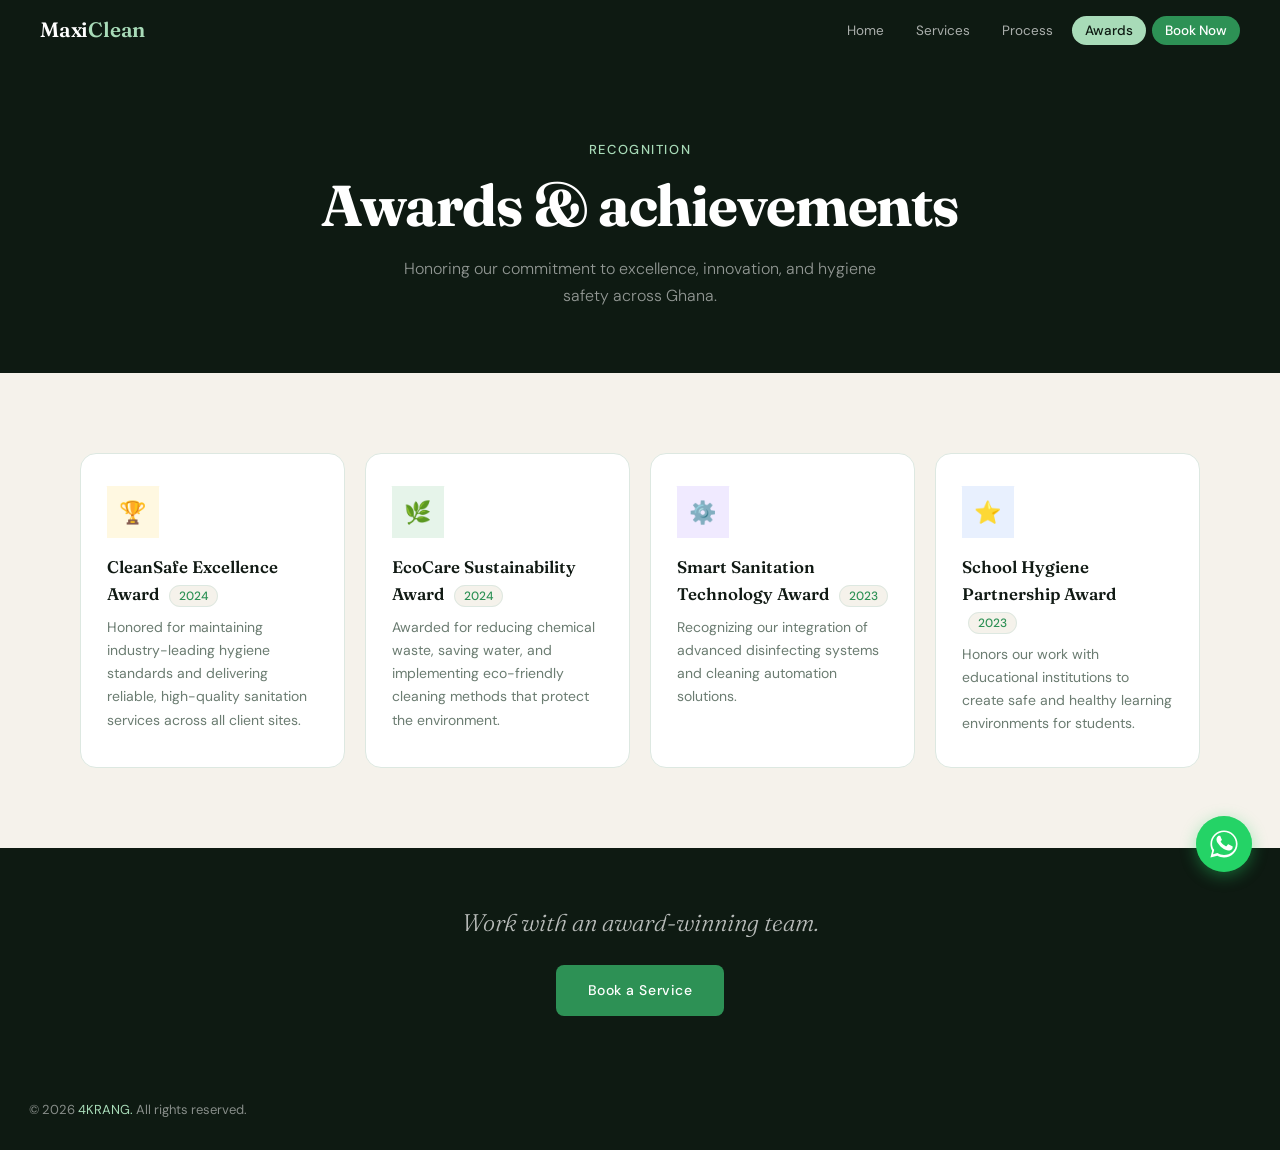
<file: award.html>
<!DOCTYPE html>
<html lang="en">
<head>
<meta charset="UTF-8"/>
<meta name="viewport" content="width=device-width, initial-scale=1.0"/>
<title>Awards — MAXIClean</title>
<link href="https://fonts.googleapis.com/css2?family=Fraunces:ital,wght@0,300;0,600;0,700;1,300;1,600&family=DM+Sans:wght@300;400;500&display=swap" rel="stylesheet"/>
<link rel="stylesheet" href="styles.css"/>
</head>
<body>

<nav class="navbar">
  <a href="index.html" class="nav-logo">Maxi<span>Clean</span></a>
  <ul class="nav-menu">
    <li><a href="index.html">Home</a></li>
    <li><a href="services.html">Services</a></li>
    <li><a href="process.html">Process</a></li>
    <li><a href="award.html" class="active">Awards</a></li>
    <li><a href="contact.html" class="nav-cta">Book Now</a></li>
  </ul>
</nav>

<div class="page-hero">
  <p class="section-label">Recognition</p>
  <h1 class="page-hero-title">Awards & achievements</h1>
  <p class="page-hero-sub">Honoring our commitment to excellence, innovation, and hygiene safety across Ghana.</p>
</div>

<section class="inner-section" id="awards">
  <div class="awards-grid">

    <div class="award-card">
      <div class="why-icon icon-gold">🏆</div>
      <h3>CleanSafe Excellence Award <span class="award-year">2024</span></h3>
      <p>Honored for maintaining industry-leading hygiene standards and delivering reliable, high-quality sanitation services across all client sites.</p>
    </div>

    <div class="award-card">
      <div class="why-icon icon-green">🌿</div>
      <h3>EcoCare Sustainability Award <span class="award-year">2024</span></h3>
      <p>Awarded for reducing chemical waste, saving water, and implementing eco-friendly cleaning methods that protect the environment.</p>
    </div>

    <div class="award-card">
      <div class="why-icon icon-purple">⚙️</div>
      <h3>Smart Sanitation Technology Award <span class="award-year">2023</span></h3>
      <p>Recognizing our integration of advanced disinfecting systems and cleaning automation solutions.</p>
    </div>

    <div class="award-card">
      <div class="why-icon icon-blue">⭐</div>
      <h3>School Hygiene Partnership Award <span class="award-year">2023</span></h3>
      <p>Honors our work with educational institutions to create safe and healthy learning environments for students.</p>
    </div>

  </div>
</section>

<div class="inner-cta">
  <p>Work with an award-winning team.</p>
  <a href="contact.html" class="btn-primary">Book a Service</a>
</div>

<footer class="footer">
  <p>© 2026 <span>4KRANG.</span> All rights reserved. <!-- MAXIClean Services · Safe · Reliable · Certified --></p>
</footer>
<!-- WhatsApp Floating Button -->
<a href="https://wa.me/233267908339?text=Hi%20MaxiClean%2C%20I%20would%20like%20to%20book%20a%20service."
   class="whatsapp-float"
   target="_blank"
   aria-label="Chat on WhatsApp">
  <svg xmlns="http://www.w3.org/2000/svg" viewBox="0 0 32 32" width="28" height="28" fill="white">
    <path d="M16 .5C7.4.5.5 7.4.5 16c0 2.8.7 5.4 2 7.7L.5 31.5l8-2c2.2 1.2 4.7 1.9 7.5 1.9 8.6 0 15.5-6.9 15.5-15.4C31.5 7.4 24.6.5 16 .5zm0 28.1c-2.5 0-4.9-.7-7-1.9l-.5-.3-5 1.3 1.3-4.8-.3-.5C3.2 20.8 2.4 18.5 2.4 16 2.4 8.5 8.5 2.4 16 2.4S29.6 8.5 29.6 16 23.5 28.6 16 28.6zm8.3-10.7c-.4-.2-2.5-1.2-2.9-1.4-.4-.1-.7-.2-1 .2s-1.1 1.4-1.4 1.7c-.3.3-.5.3-.9.1-.4-.2-1.8-.7-3.4-2.1-1.3-1.1-2.1-2.5-2.4-2.9-.2-.4 0-.6.2-.8l.6-.7c.2-.2.3-.4.4-.7.1-.3 0-.5-.1-.7-.1-.2-1-2.4-1.4-3.3-.4-.9-.7-.7-1-.7h-.8c-.3 0-.8.1-1.2.5-.4.4-1.6 1.5-1.6 3.7s1.6 4.3 1.9 4.6c.2.3 3.2 4.9 7.7 6.8 1.1.5 1.9.7 2.6.9 1.1.3 2.1.3 2.9.2.9-.1 2.7-1.1 3.1-2.2.4-1.1.4-2 .3-2.2-.2-.2-.5-.3-.9-.5z"/>
  </svg>
</a>
</body>
</html>
</file>
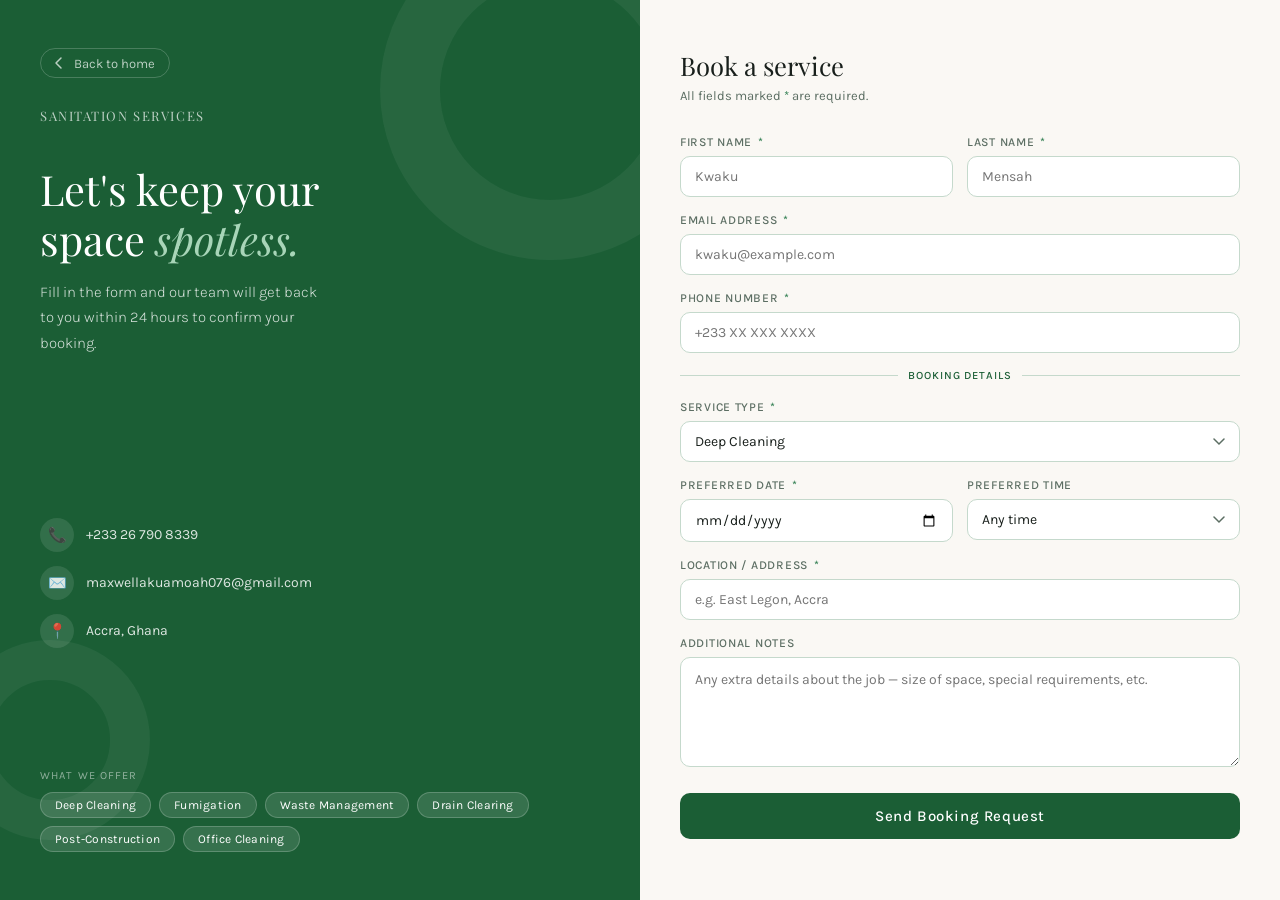
<file: contact.html>
<!DOCTYPE html>
<html lang="en">
<head>
<meta charset="UTF-8"/>
<meta name="viewport" content="width=device-width, initial-scale=1.0"/>
<title>Contact & Book a Service</title>
<link href="https://fonts.googleapis.com/css2?family=Playfair+Display:ital,wght@0,400;0,600;1,400&family=Karla:wght@300;400;500&display=swap" rel="stylesheet"/>
<style>
*,*::before,*::after{box-sizing:border-box;margin:0;padding:0;}

:root {
  --green:       #1b5e35;
  --green-mid:   #2e7d4f;
  --green-light: #d6ede1;
  --green-pale:  #f0f8f3;
  --cream:       #faf8f4;
  --text:        #181f1b;
  --muted:       #5c6e63;
  --border:      #c5d9cc;
  --error:       #b83232;
  --error-bg:    #fdf1f1;
  --radius:      10px;
  --radius-lg:   16px;
}

body {
  font-family: 'Karla', sans-serif;
  background: var(--cream);
  color: var(--text);
  min-height: 100vh;
  padding: 0;
}

/* ── Page layout ── */
.page {
  display: grid;
  grid-template-columns: 1fr 1fr;
  min-height: 100vh;
}

/* ── Left panel ── */
.panel-left {
  background: var(--green);
  color: #fff;
  padding: 3rem 2.5rem;
  display: flex;
  flex-direction: column;
  justify-content: space-between;
  position: relative;
  overflow: hidden;
}

.panel-left::before {
  content: '';
  position: absolute;
  width: 340px; height: 340px;
  border-radius: 50%;
  border: 60px solid rgba(255,255,255,0.05);
  top: -80px; right: -80px;
}
.panel-left::after {
  content: '';
  position: absolute;
  width: 200px; height: 200px;
  border-radius: 50%;
  border: 40px solid rgba(255,255,255,0.05);
  bottom: 60px; left: -50px;
}

.back-home {
  display: inline-flex;
  align-items: center;
  gap: 7px;
  font-size: 13px;
  font-weight: 400;
  color: rgba(255,255,255,0.7);
  text-decoration: none;
  border: 1px solid rgba(255,255,255,0.2);
  border-radius: 20px;
  padding: 6px 14px 6px 10px;
  transition: background 0.2s, color 0.2s, border-color 0.2s;
}

.back-home:hover {
  background: rgba(255,255,255,0.12);
  color: #fff;
  border-color: rgba(255,255,255,0.4);
}

.brand {
  font-family: 'Playfair Display', serif;
  font-size: 13px;
  letter-spacing: 0.12em;
  text-transform: uppercase;
  opacity: 0.7;
  margin-bottom: 2.5rem;
}

.panel-heading {
  font-family: 'Playfair Display', serif;
  font-size: 2.6rem;
  font-weight: 400;
  line-height: 1.2;
  margin-bottom: 1rem;
}

.panel-heading em {
  font-style: italic;
  color: #a8d5b8;
}

.panel-sub {
  font-size: 15px;
  font-weight: 300;
  line-height: 1.7;
  opacity: 0.8;
  max-width: 280px;
  margin-bottom: 2.5rem;
}

.contact-info {
  display: flex;
  flex-direction: column;
  gap: 14px;
  position: relative;
  z-index: 1;
}

.contact-item {
  display: flex;
  align-items: center;
  gap: 12px;
  font-size: 14px;
  opacity: 0.85;
}

.contact-icon {
  width: 34px; height: 34px;
  border-radius: 50%;
  background: rgba(255,255,255,0.12);
  display: flex; align-items: center; justify-content: center;
  flex-shrink: 0;
  font-size: 15px;
}

.services-list {
  position: relative; z-index: 1;
}

.services-label {
  font-size: 11px;
  letter-spacing: 0.1em;
  text-transform: uppercase;
  opacity: 0.5;
  margin-bottom: 10px;
}

.service-tags {
  display: flex;
  flex-wrap: wrap;
  gap: 8px;
}

.service-tag {
  background: rgba(255,255,255,0.12);
  border: 1px solid rgba(255,255,255,0.2);
  border-radius: 20px;
  padding: 5px 14px;
  font-size: 12px;
  font-weight: 400;
  letter-spacing: 0.02em;
}

/* ── Right panel ── */
.panel-right {
  background: var(--cream);
  padding: 3rem 2.5rem;
  overflow-y: auto;
}

.form-heading {
  font-family: 'Playfair Display', serif;
  font-size: 1.6rem;
  font-weight: 400;
  margin-bottom: 0.4rem;
  animation: fadeUp 0.4s ease both;
}

.form-sub {
  font-size: 13px;
  color: var(--muted);
  margin-bottom: 2rem;
  animation: fadeUp 0.4s 0.05s ease both;
}

/* ── Form elements ── */
.field-group {
  display: grid;
  grid-template-columns: 1fr 1fr;
  gap: 14px;
}

.field {
  margin-bottom: 16px;
  animation: fadeUp 0.4s ease both;
}

.field:nth-child(1){animation-delay:0.08s}
.field:nth-child(2){animation-delay:0.12s}
.field:nth-child(3){animation-delay:0.16s}
.field:nth-child(4){animation-delay:0.20s}
.field:nth-child(5){animation-delay:0.24s}
.field:nth-child(6){animation-delay:0.28s}

label {
  display: block;
  font-size: 12px;
  font-weight: 500;
  letter-spacing: 0.06em;
  text-transform: uppercase;
  color: var(--muted);
  margin-bottom: 7px;
}

input, select, textarea {
  width: 100%;
  font-family: 'Karla', sans-serif;
  font-size: 14px;
  color: var(--text);
  background: #fff;
  border: 1.5px solid var(--border);
  border-radius: var(--radius);
  padding: 11px 14px;
  outline: none;
  transition: border-color 0.2s, box-shadow 0.2s;
  appearance: none;
  -webkit-appearance: none;
}

input:focus, select:focus, textarea:focus {
  border-color: var(--green-mid);
  box-shadow: 0 0 0 3px rgba(46,125,79,0.1);
}

input.error, select.error, textarea.error {
  border-color: var(--error);
  background: var(--error-bg);
}

textarea {
  resize: vertical;
  min-height: 110px;
  line-height: 1.6;
}

select {
  background-image: url("data:image/svg+xml,%3Csvg xmlns='http://www.w3.org/2000/svg' width='12' height='8' viewBox='0 0 12 8'%3E%3Cpath d='M1 1l5 5 5-5' stroke='%235c6e63' stroke-width='1.5' fill='none' stroke-linecap='round'/%3E%3C/svg%3E");
  background-repeat: no-repeat;
  background-position: right 14px center;
  padding-right: 36px;
  cursor: pointer;
}

.err-msg {
  font-size: 12px;
  color: var(--error);
  margin-top: 5px;
  display: none;
}

.err-msg.show { display: block; }

/* ── Section divider ── */
.section-divider {
  display: flex;
  align-items: center;
  gap: 10px;
  margin: 6px 0 18px;
  animation: fadeUp 0.4s 0.22s ease both;
}

.section-divider span {
  font-size: 11px;
  font-weight: 500;
  letter-spacing: 0.08em;
  text-transform: uppercase;
  color: var(--green);
  white-space: nowrap;
}

.section-divider::before, .section-divider::after {
  content: '';
  flex: 1;
  height: 1px;
  background: var(--border);
}

/* ── Submit button ── */
.btn-submit {
  width: 100%;
  padding: 14px;
  background: var(--green);
  color: #fff;
  font-family: 'Karla', sans-serif;
  font-size: 15px;
  font-weight: 500;
  letter-spacing: 0.04em;
  border: none;
  border-radius: var(--radius);
  cursor: pointer;
  transition: background 0.2s, transform 0.15s;
  margin-top: 6px;
  position: relative;
  overflow: hidden;
  animation: fadeUp 0.4s 0.32s ease both;
}

.btn-submit:hover { background: var(--green-mid); }
.btn-submit:active { transform: scale(0.99); }
.btn-submit:disabled { opacity: 0.6; cursor: not-allowed; }

.btn-submit .spinner {
  display: none;
  width: 18px; height: 18px;
  border: 2px solid rgba(255,255,255,0.4);
  border-top-color: #fff;
  border-radius: 50%;
  animation: spin 0.7s linear infinite;
  margin: 0 auto;
}

.btn-submit.loading .btn-text { display: none; }
.btn-submit.loading .spinner { display: block; }

/* ── Success state ── */
.success-card {
  display: none;
  text-align: center;
  padding: 3rem 2rem;
  animation: fadeUp 0.5s ease both;
}

.success-card.show { display: block; }

.success-icon {
  width: 64px; height: 64px;
  background: var(--green-light);
  border-radius: 50%;
  display: flex; align-items: center; justify-content: center;
  margin: 0 auto 1.2rem;
  font-size: 26px;
}

.success-card h2 {
  font-family: 'Playfair Display', serif;
  font-size: 1.5rem;
  font-weight: 400;
  margin-bottom: 0.6rem;
}

.success-card p {
  font-size: 14px;
  color: var(--muted);
  line-height: 1.7;
  max-width: 300px;
  margin: 0 auto 1.5rem;
}

.btn-back {
  background: none;
  border: 1.5px solid var(--border);
  border-radius: var(--radius);
  padding: 10px 24px;
  font-family: 'Karla', sans-serif;
  font-size: 14px;
  color: var(--muted);
  cursor: pointer;
  transition: border-color 0.2s, color 0.2s;
}

.btn-back:hover { border-color: var(--green); color: var(--green); }

/* ── Required star ── */
.req { color: var(--green-mid); margin-left: 2px; }

/* ── Animations ── */
@keyframes fadeUp {
  from { opacity: 0; transform: translateY(12px); }
  to   { opacity: 1; transform: translateY(0); }
}

@keyframes spin {
  to { transform: rotate(360deg); }
}

/* ── Responsive ── */
@media (max-width: 700px) {
  .page { grid-template-columns: 1fr; }
  .panel-left { padding: 2rem 1.5rem; min-height: auto; }
  .panel-heading { font-size: 2rem; }
  .panel-right { padding: 2rem 1.5rem; }
  .field-group { grid-template-columns: 1fr; }
}
</style>
</head>
<body>

<div class="page">

  <!-- ── Left Panel ── -->
  <div class="panel-left">
    <div>
      <a href="index.html" class="back-home">
        <svg width="16" height="16" viewBox="0 0 16 16" fill="none" xmlns="http://www.w3.org/2000/svg"
         style="width:16px;height:16px;flex-shrink:0;"><path d="M10 3L5 8L10 13" stroke="currentColor" 
         stroke-width="1.5" stroke-linecap="round" stroke-linejoin="round"/></svg>
        Back to home
      </a>
      <p class="brand" style="margin-top:1.8rem;">Sanitation Services</p>
      <h1 class="panel-heading">Let's keep your<br>space <em>spotless.</em></h1>
      <p class="panel-sub">Fill in the form and our team will get back to you within 24 hours to confirm your booking.</p>
    </div>

    <div class="contact-info">
      <div class="contact-item">
        <div class="contact-icon">📞</div>
        <span>+233 26 790 8339</span>
      </div>
      <div class="contact-item">
        <div class="contact-icon">✉️</div>
        <span>maxwellakuamoah076@gmail.com</span>
      </div>
      <div class="contact-item">
        <div class="contact-icon">📍</div>
        <span>Accra, Ghana</span>
      </div>
    </div>

    <div class="services-list">
      <p class="services-label">What we offer</p>
      <div class="service-tags">
        <span class="service-tag">Deep Cleaning</span>
        <span class="service-tag">Fumigation</span>
        <span class="service-tag">Waste Management</span>
        <span class="service-tag">Drain Clearing</span>
        <span class="service-tag">Post-Construction</span>
        <span class="service-tag">Office Cleaning</span>
      </div>
    </div>
  </div>

  <!-- ── Right Panel ── -->
  <div class="panel-right">

    <!-- Form -->
    <div id="formWrap">
      <h2 class="form-heading">Book a service</h2>
      <p class="form-sub">All fields marked <span style="color:var(--green-mid)">*</span> are required.</p>

      <form id="contactForm" novalidate>

        <!-- Personal info -->
        <div class="field-group">
          <div class="field">
            <label for="fname">First name <span class="req">*</span></label>
            <input type="text" id="fname" name="first_name" placeholder="Kwaku" autocomplete="given-name"/>
            <p class="err-msg" id="err-fname">Please enter your first name.</p>
          </div>
          <div class="field">
            <label for="lname">Last name <span class="req">*</span></label>
            <input type="text" id="lname" name="last_name" placeholder="Mensah" autocomplete="family-name"/>
            <p class="err-msg" id="err-lname">Please enter your last name.</p>
          </div>
        </div>

        <div class="field">
          <label for="email">Email address <span class="req">*</span></label>
          <input type="email" id="email" name="email" placeholder="kwaku@example.com" autocomplete="email"/>
          <p class="err-msg" id="err-email">Please enter a valid email address.</p>
        </div>

        <div class="field">
          <label for="phone">Phone number <span class="req">*</span></label>
          <input type="tel" id="phone" name="phone" placeholder="+233 XX XXX XXXX" autocomplete="tel"/>
          <p class="err-msg" id="err-phone">Please enter your phone number.</p>
        </div>

        <!-- Booking details -->
        <div class="section-divider"><span>Booking details</span></div>

        <div class="field">
          <label for="service">Service type <span class="req">*</span></label>
          <select id="service" name="service">
            
            <option value="Deep Cleaning">Deep Cleaning</option>
            <option value="Fumigation">Fumigation</option>
            <option value="Waste Management">Waste Management</option>
            <option value="Drain Clearing">Drain Clearing</option>
            <option value="Post-Construction Cleanup">Post-Construction Cleanup</option>
            <option value="Office / Commercial Cleaning">Office / Commercial Cleaning</option>
            <option value="Other">Other</option>
          </select>
          <p class="err-msg" id="err-service">Please select a service type.</p>
        </div>

        <div class="field-group">
          <div class="field">
            <label for="date">Preferred date <span class="req">*</span></label>
            <input type="date" id="date" name="preferred_date"/>
            <p class="err-msg" id="err-date">Please select a date.</p>
          </div>
          <div class="field">
            <label for="time">Preferred time</label>
            <select id="time" name="preferred_time">
              <option value="">Any time</option>
              <option value="Morning (7am – 12pm)">Morning (7am – 12pm)</option>
              <option value="Afternoon (12pm – 5pm)">Afternoon (12pm – 5pm)</option>
              <option value="Evening (5pm – 8pm)">Evening (5pm – 8pm)</option>
            </select>
          </div>
        </div>

        <div class="field">
          <label for="location">Location / address <span class="req">*</span></label>
          <input type="text" id="location" name="location" placeholder="e.g. East Legon, Accra"/>
          <p class="err-msg" id="err-location">Please enter your address or area.</p>
        </div>

        <div class="field">
          <label for="message">Additional notes</label>
          <textarea id="message" name="message" placeholder="Any extra details about the job — size of space, special requirements, etc."></textarea>
        </div>

        <button type="submit" class="btn-submit" id="submitBtn">
          <span class="btn-text">Send Booking Request</span>
          <span class="spinner"></span>
        </button>

      </form>
    </div>

    <!-- Success message -->
    <div class="success-card" id="successCard">
      <div class="success-icon">✓</div>
      <h2>Request received!</h2>
      <p>Thanks for reaching out. We'll review your booking and contact you within 24 hours to confirm.</p>
      <button class="btn-back" onclick="resetForm()">Submit another request</button>
    </div>

  </div>
</div>

<script>
  // Set min date to today
  const dateInput = document.getElementById('date');
  const today = new Date().toISOString().split('T')[0];
  dateInput.setAttribute('min', today);

  // Validation rules
  const rules = {
    fname:    v => v.trim().length >= 2,
    lname:    v => v.trim().length >= 2,
    email:    v => /^[^\s@]+@[^\s@]+\.[^\s@]+$/.test(v.trim()),
    phone:    v => v.trim().length >= 7,
    service:  v => v !== '',
    date:     v => v !== '',
    location: v => v.trim().length >= 3,
  };

  function validate(id) {
    const el = document.getElementById(id);
    const err = document.getElementById('err-' + id);
    const ok = rules[id](el.value);
    el.classList.toggle('error', !ok);
    if (err) err.classList.toggle('show', !ok);
    return ok;
  }

  // Live validation on blur
  Object.keys(rules).forEach(id => {
    const el = document.getElementById(id);
    if (el) {
      el.addEventListener('blur', () => validate(id));
      el.addEventListener('input', () => {
        if (el.classList.contains('error')) validate(id);
      });
    }
  });

  // Form submit
  document.getElementById('contactForm').addEventListener('submit', async function(e) {
    e.preventDefault();

    // Run all validations
    const allValid = Object.keys(rules).map(id => validate(id)).every(Boolean);
    if (!allValid) {
      const firstError = document.querySelector('.error');
      if (firstError) firstError.scrollIntoView({ behavior: 'smooth', block: 'center' });
      return;
    }

    const btn = document.getElementById('submitBtn');
    btn.classList.add('loading');
    btn.disabled = true;

    const data = new FormData(this);

    try {
      const res = await fetch('https://formspree.io/f/mbdwroan', {
        method: 'POST',
        body: data,
        headers: { 'Accept': 'application/json' }
      });

      if (res.ok) {
        document.getElementById('formWrap').style.display = 'none';
        document.getElementById('successCard').classList.add('show');
      } else {
        throw new Error('Server error');
      }
    } catch {
      alert('Something went wrong. Please try again or contact us directly.');
    } finally {
      btn.classList.remove('loading');
      btn.disabled = false;
    }
  });

  function resetForm() {
    document.getElementById('contactForm').reset();
    document.querySelectorAll('.error').forEach(el => el.classList.remove('error'));
    document.querySelectorAll('.err-msg').forEach(el => el.classList.remove('show'));
    document.getElementById('successCard').classList.remove('show');
    document.getElementById('formWrap').style.display = 'block';
  }
</script>

</body>
</html>
</file>
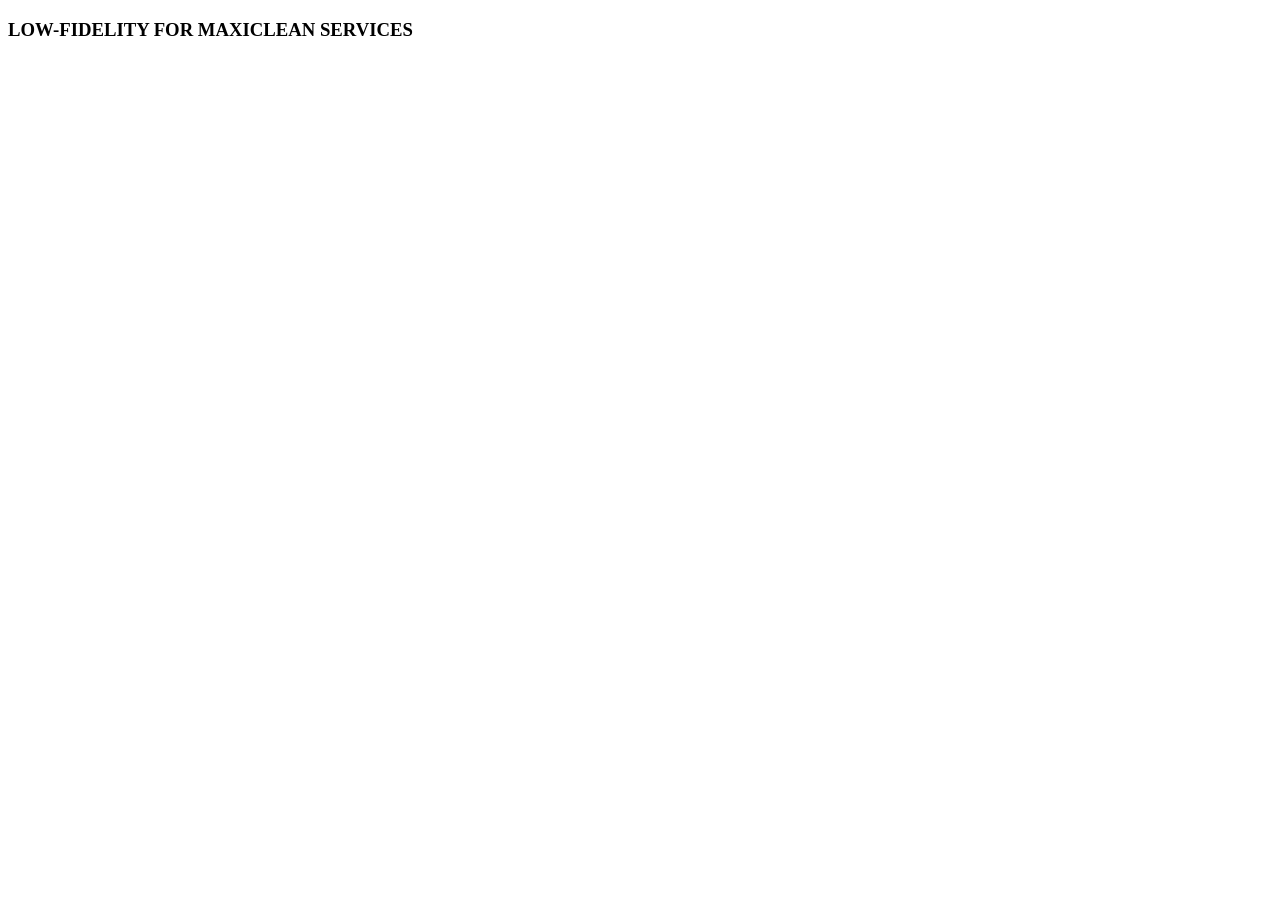
<file: lowfidel.html>
<!DOCTYPE html>
<html lang="en">
<head>
    <meta charset="UTF-8">
    <meta name="viewport" content="width=device-width, initial-scale=1.0">
    <title>Document</title>
</head>
<body>
  <h3>LOW-FIDELITY FOR MAXICLEAN SERVICES</h3>
    <img src="IMG_2535.jpg>
</body>
</html>
</file>
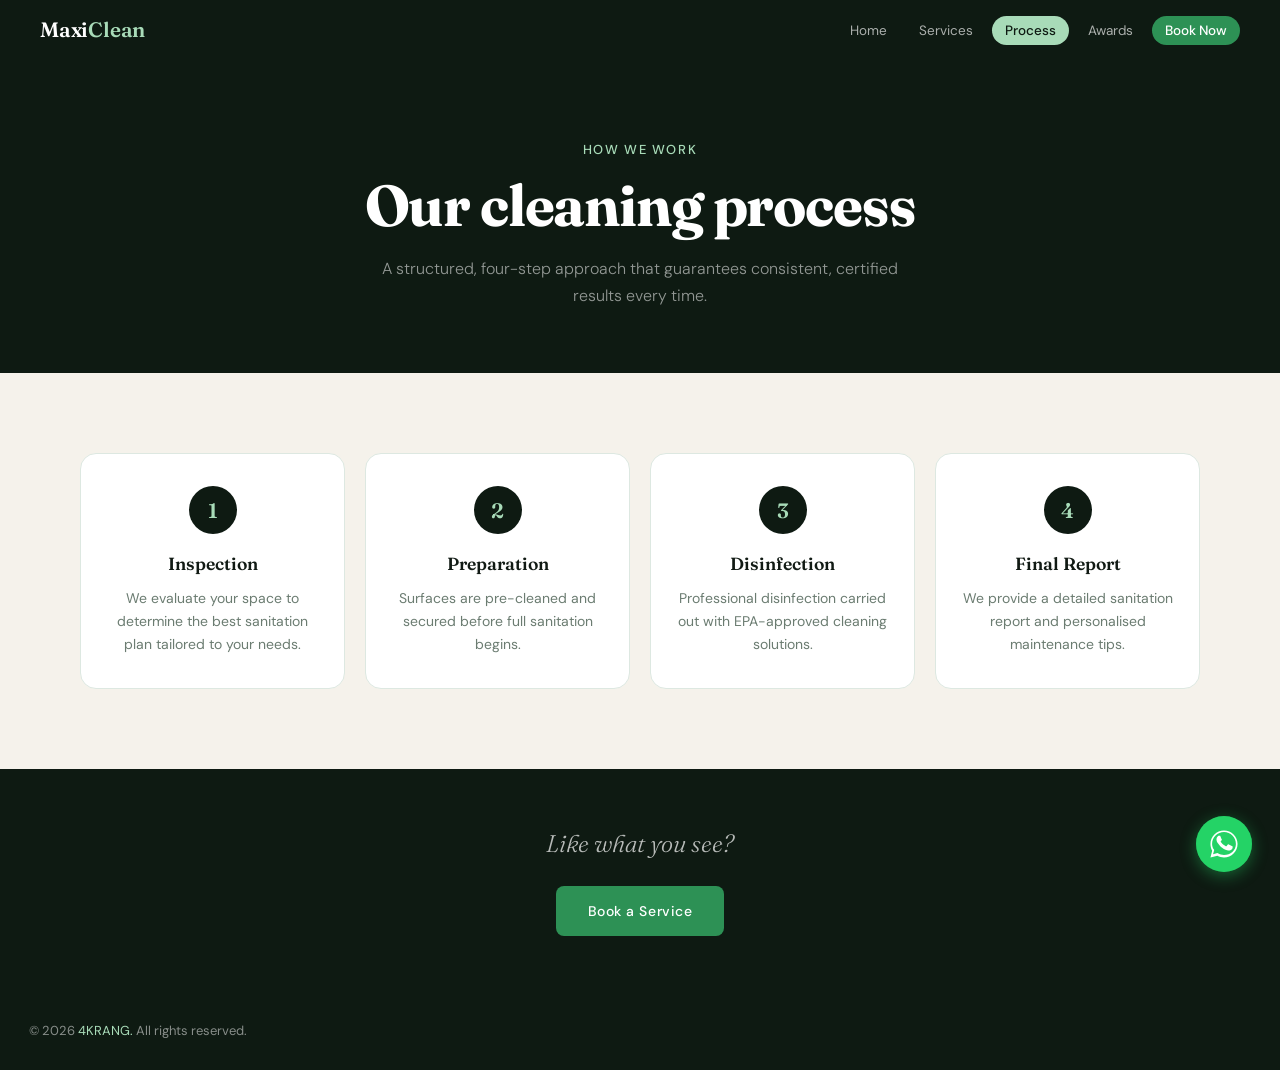
<file: process.html>
<!DOCTYPE html>
<html lang="en">
<head>
<meta charset="UTF-8"/>
<meta name="viewport" content="width=device-width, initial-scale=1.0"/>
<title>Our Process — MAXIClean</title>
<link href="https://fonts.googleapis.com/css2?family=Fraunces:ital,wght@0,300;0,600;0,700;1,300;1,600&family=DM+Sans:wght@300;400;500&display=swap" rel="stylesheet"/>
<link rel="stylesheet" href="styles.css"/>
</head>
<body>

<nav class="navbar">
  <a href="index.html" class="nav-logo">Maxi<span>Clean</span></a>
  <ul class="nav-menu">
    <li><a href="index.html">Home</a></li>
    <li><a href="services.html">Services</a></li>
    <li><a href="process.html" class="active">Process</a></li>
    <li><a href="award.html">Awards</a></li>
    <li><a href="contact.html" class="nav-cta">Book Now</a></li>
  </ul>
</nav>

<div class="page-hero">
  <p class="section-label">How we work</p>
  <h1 class="page-hero-title">Our cleaning process</h1>
  <p class="page-hero-sub">A structured, four-step approach that guarantees consistent, certified results every time.</p>
</div>

<section class="inner-section" id="process">
  <div class="process-grid">

    <div class="process-step">
      <div class="step-number">1</div>
      <h3>Inspection</h3>
      <p>We evaluate your space to determine the best sanitation plan tailored to your needs.</p>
    </div>

    <div class="process-step">
      <div class="step-number">2</div>
      <h3>Preparation</h3>
      <p>Surfaces are pre-cleaned and secured before full sanitation begins.</p>
    </div>

    <div class="process-step">
      <div class="step-number">3</div>
      <h3>Disinfection</h3>
      <p>Professional disinfection carried out with EPA-approved cleaning solutions.</p>
    </div>

    <div class="process-step">
      <div class="step-number">4</div>
      <h3>Final Report</h3>
      <p>We provide a detailed sanitation report and personalised maintenance tips.</p>
    </div>

  </div>
</section>

<div class="inner-cta">
  <p>Like what you see?</p>
  <a href="contact.html" class="btn-primary">Book a Service</a>
</div>

<footer class="footer">
  <p>© 2026 <span>4KRANG.</span> All rights reserved. <!-- MAXIClean Services · Safe · Reliable · Certified --></p>
</footer>
<!-- WhatsApp Floating Button -->
<a href="https://wa.me/233267908339?text=Hi%20MaxiClean%2C%20I%20would%20like%20to%20book%20a%20service."
   class="whatsapp-float"
   target="_blank"
   aria-label="Chat on WhatsApp">
  <svg xmlns="http://www.w3.org/2000/svg" viewBox="0 0 32 32" width="28" height="28" fill="white">
    <path d="M16 .5C7.4.5.5 7.4.5 16c0 2.8.7 5.4 2 7.7L.5 31.5l8-2c2.2 1.2 4.7 1.9 7.5 1.9 8.6 0 15.5-6.9 15.5-15.4C31.5 7.4 24.6.5 16 .5zm0 28.1c-2.5 0-4.9-.7-7-1.9l-.5-.3-5 1.3 1.3-4.8-.3-.5C3.2 20.8 2.4 18.5 2.4 16 2.4 8.5 8.5 2.4 16 2.4S29.6 8.5 29.6 16 23.5 28.6 16 28.6zm8.3-10.7c-.4-.2-2.5-1.2-2.9-1.4-.4-.1-.7-.2-1 .2s-1.1 1.4-1.4 1.7c-.3.3-.5.3-.9.1-.4-.2-1.8-.7-3.4-2.1-1.3-1.1-2.1-2.5-2.4-2.9-.2-.4 0-.6.2-.8l.6-.7c.2-.2.3-.4.4-.7.1-.3 0-.5-.1-.7-.1-.2-1-2.4-1.4-3.3-.4-.9-.7-.7-1-.7h-.8c-.3 0-.8.1-1.2.5-.4.4-1.6 1.5-1.6 3.7s1.6 4.3 1.9 4.6c.2.3 3.2 4.9 7.7 6.8 1.1.5 1.9.7 2.6.9 1.1.3 2.1.3 2.9.2.9-.1 2.7-1.1 3.1-2.2.4-1.1.4-2 .3-2.2-.2-.2-.5-.3-.9-.5z"/>
  </svg>
</a>
</body>
</html>
</file>
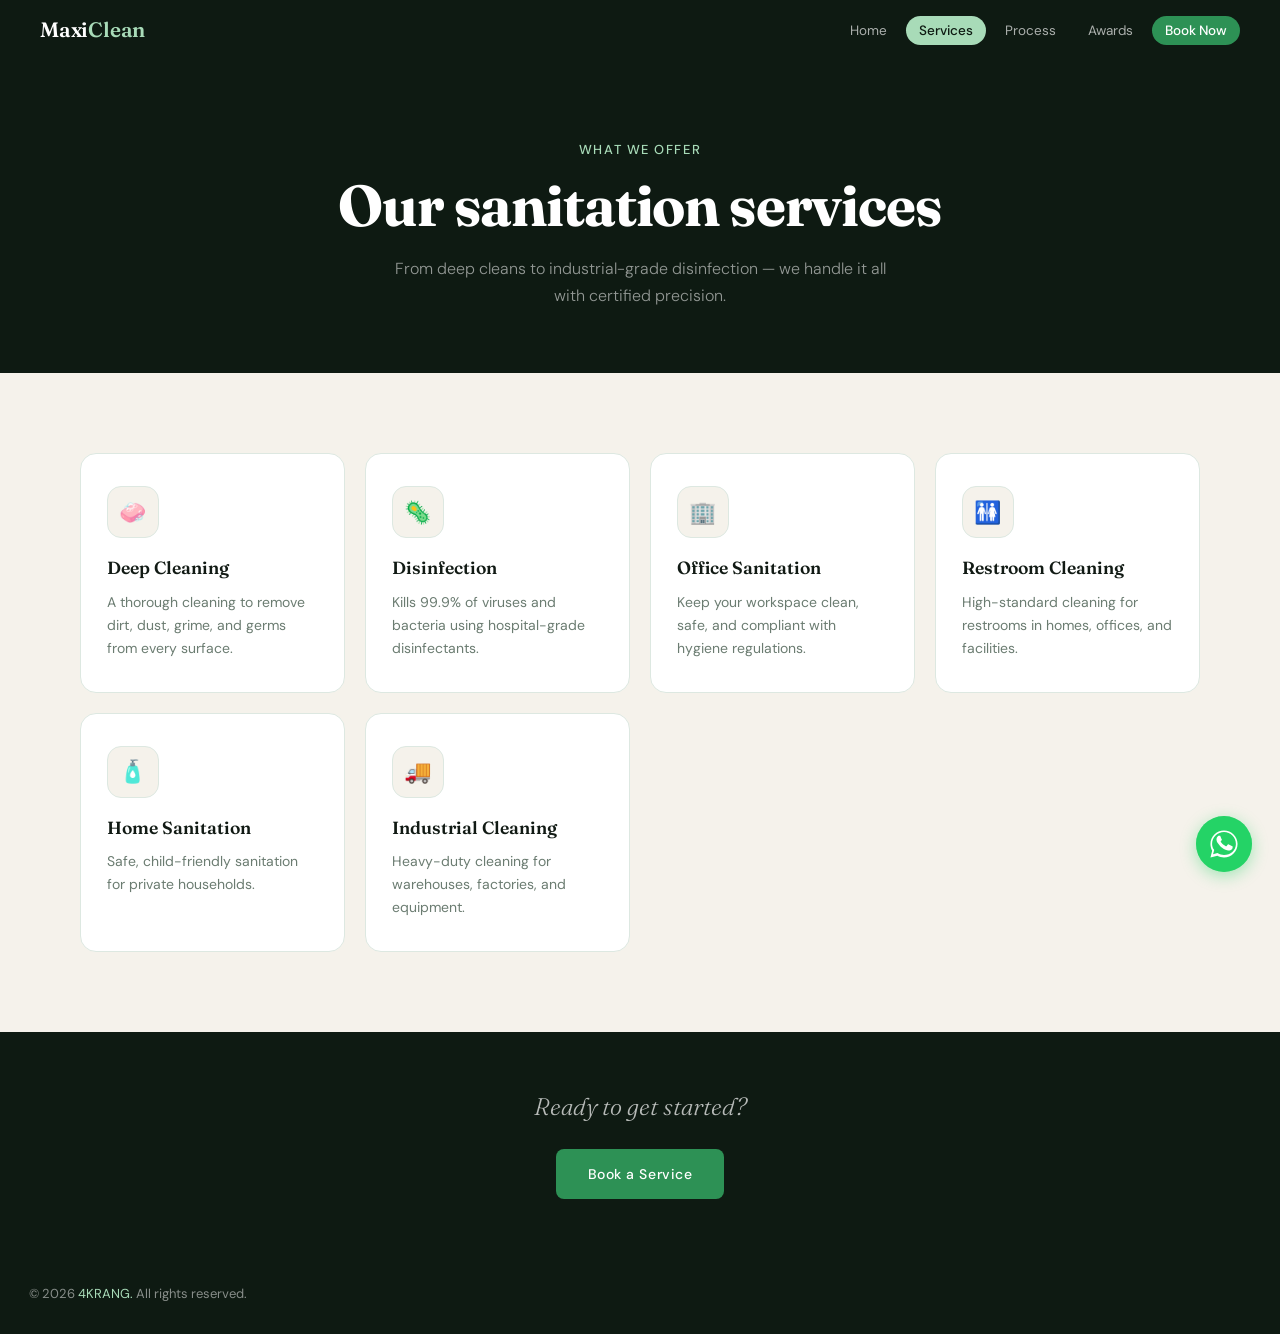
<file: services.html>
<!DOCTYPE html>
<html lang="en">
<head>
<meta charset="UTF-8"/>
<meta name="viewport" content="width=device-width, initial-scale=1.0"/>
<title>Services — MAXIClean</title>
<link href="https://fonts.googleapis.com/css2?family=Fraunces:ital,wght@0,300;0,600;0,700;1,300;1,600&family=DM+Sans:wght@300;400;500&display=swap" rel="stylesheet"/>
<link rel="stylesheet" href="styles.css"/>
</head>
<body>

<nav class="navbar">
  <a href="index.html" class="nav-logo">Maxi<span>Clean</span></a>
  <ul class="nav-menu">
    <li><a href="index.html">Home</a></li>
    <li><a href="services.html" class="active">Services</a></li>
    <li><a href="process.html">Process</a></li>
    <li><a href="award.html">Awards</a></li>
    <li><a href="contact.html" class="nav-cta">Book Now</a></li>
  </ul>
</nav>

<div class="page-hero">
  <p class="section-label">What we offer</p>
  <h1 class="page-hero-title">Our sanitation services</h1>
  <p class="page-hero-sub">From deep cleans to industrial-grade disinfection — we handle it all with certified precision.</p>
</div>

<section class="inner-section" id="services">
  <div class="services-grid">

    <div class="service-card">
      <div class="service-icon">🧼</div>
      <h3>Deep Cleaning</h3>
      <p>A thorough cleaning to remove dirt, dust, grime, and germs from every surface.</p>
    </div>

    <div class="service-card">
      <div class="service-icon">🦠</div>
      <h3>Disinfection</h3>
      <p>Kills 99.9% of viruses and bacteria using hospital-grade disinfectants.</p>
    </div>

    <div class="service-card">
      <div class="service-icon">🏢</div>
      <h3>Office Sanitation</h3>
      <p>Keep your workspace clean, safe, and compliant with hygiene regulations.</p>
    </div>

    <div class="service-card">
      <div class="service-icon">🚻</div>
      <h3>Restroom Cleaning</h3>
      <p>High-standard cleaning for restrooms in homes, offices, and facilities.</p>
    </div>

    <div class="service-card">
      <div class="service-icon">🧴</div>
      <h3>Home Sanitation</h3>
      <p>Safe, child-friendly sanitation for private households.</p>
    </div>

    <div class="service-card">
      <div class="service-icon">🚚</div>
      <h3>Industrial Cleaning</h3>
      <p>Heavy-duty cleaning for warehouses, factories, and equipment.</p>
    </div>

  </div>
</section>

<div class="inner-cta">
  <p>Ready to get started?</p>
  <a href="contact.html" class="btn-primary">Book a Service</a>
</div>

<footer class="footer">
  <p>© 2026 <span>4KRANG.</span> All rights reserved. <!-- MAXIClean Services · Safe · Reliable · Certified --></p>
</footer>
<!-- WhatsApp Floating Button -->
<a href="https://wa.me/233267908339?text=Hi%20MaxiClean%2C%20I%20would%20like%20to%20book%20a%20service."
   class="whatsapp-float"
   target="_blank"
   aria-label="Chat on WhatsApp">
  <svg xmlns="http://www.w3.org/2000/svg" viewBox="0 0 32 32" width="28" height="28" fill="white">
    <path d="M16 .5C7.4.5.5 7.4.5 16c0 2.8.7 5.4 2 7.7L.5 31.5l8-2c2.2 1.2 4.7 1.9 7.5 1.9 8.6 0 15.5-6.9 15.5-15.4C31.5 7.4 24.6.5 16 .5zm0 28.1c-2.5 0-4.9-.7-7-1.9l-.5-.3-5 1.3 1.3-4.8-.3-.5C3.2 20.8 2.4 18.5 2.4 16 2.4 8.5 8.5 2.4 16 2.4S29.6 8.5 29.6 16 23.5 28.6 16 28.6zm8.3-10.7c-.4-.2-2.5-1.2-2.9-1.4-.4-.1-.7-.2-1 .2s-1.1 1.4-1.4 1.7c-.3.3-.5.3-.9.1-.4-.2-1.8-.7-3.4-2.1-1.3-1.1-2.1-2.5-2.4-2.9-.2-.4 0-.6.2-.8l.6-.7c.2-.2.3-.4.4-.7.1-.3 0-.5-.1-.7-.1-.2-1-2.4-1.4-3.3-.4-.9-.7-.7-1-.7h-.8c-.3 0-.8.1-1.2.5-.4.4-1.6 1.5-1.6 3.7s1.6 4.3 1.9 4.6c.2.3 3.2 4.9 7.7 6.8 1.1.5 1.9.7 2.6.9 1.1.3 2.1.3 2.9.2.9-.1 2.7-1.1 3.1-2.2.4-1.1.4-2 .3-2.2-.2-.2-.5-.3-.9-.5z"/>
  </svg>
</a>
</body>
</html>
</file>
<file: styles.css>
/* ===== RESET ===== */
*,*::before,*::after { box-sizing: border-box; margin: 0; padding: 0; }

/* ===== VARIABLES ===== */
:root {
  --dark:    #0e1a12;
  --green:   #1e6b3a;
  --green2:  #2d9155;
  --green3:  #a8dbb8;
  --cream:   #f5f2eb;
  --white:   #ffffff;
  --muted:   #6b7c71;
  --border:  #dde8e1;
  --text:    #111a14;
}

/* ===== BASE ===== */
html { scroll-behavior: smooth; }

body {
  font-family: 'DM Sans', sans-serif;
  background: var(--cream);
  color: var(--text);
  line-height: 1.6;
}

/* ===== NAVBAR ===== */
.navbar {
  background: var(--dark);
  padding: 0 2.5rem;
  position: sticky;
  top: 0;
  z-index: 100;
  display: flex;
  align-items: center;
  justify-content: space-between;
  height: 60px;
}

.nav-logo {
  font-family: 'Fraunces', serif;
  font-size: 1.3rem;
  font-weight: 600;
  color: var(--white);
  text-decoration: none;
  letter-spacing: -0.01em;
}

.nav-logo span { color: var(--green3); }

.nav-menu {
  list-style: none;
  display: flex;
  gap: 6px;
  align-items: center;
}

.nav-menu a {
  text-decoration: none;
  color: rgba(255,255,255,0.65);
  font-size: 13.5px;
  font-weight: 400;
  padding: 6px 13px;
  border-radius: 20px;
  transition: background 0.2s, color 0.2s;
}

.nav-menu a:hover { color: #fff; background: rgba(255,255,255,0.1); }
.nav-menu a.active { color: var(--dark); background: var(--green3); font-weight: 500; }

.nav-cta {
  background: var(--green2) !important;
  color: #fff !important;
  font-weight: 500 !important;
}
.nav-cta:hover { background: var(--green) !important; }

/* ===== BUTTONS ===== */
.btn-primary {
  display: inline-block;
  background: var(--green2);
  color: #fff;
  padding: 14px 32px;
  border-radius: 8px;
  font-size: 14px;
  font-weight: 500;
  text-decoration: none;
  letter-spacing: 0.04em;
  transition: background 0.2s, transform 0.15s;
}
.btn-primary:hover { background: var(--green); transform: translateY(-2px); }

.btn-outline {
  display: inline-block;
  background: transparent;
  color: rgba(255,255,255,0.8);
  padding: 14px 32px;
  border-radius: 8px;
  font-size: 14px;
  font-weight: 400;
  text-decoration: none;
  border: 1px solid rgba(255,255,255,0.25);
  transition: border-color 0.2s, color 0.2s;
}
.btn-outline:hover { border-color: rgba(255,255,255,0.6); color: #fff; }

/* ===== SHARED SECTION LABELS & TITLES ===== */
.section-label {
  font-size: 13px;
  font-weight: 500;
  letter-spacing: 0.12em;
  text-transform: uppercase;
  color: var(--green2);
  margin-bottom: 10px;
  text-align: center;
}

.section-title {
  font-family: 'Fraunces', serif;
  font-size: clamp(1.8rem, 3.5vw, 2.8rem);
  font-weight: 600;
  text-align: center;
  color: var(--text);
  letter-spacing: -0.02em;
  margin-bottom: 2.5rem;
  line-height: 1.2;
}

/* ===== HOME HERO ===== */
.hero {
  background: linear-gradient(rgba(10,22,14,0.62), rgba(10,22,14,0.72)),
              url('images/hero-cleaning.jpg') center/cover no-repeat;
  min-height: 88vh;
  display: flex;
  align-items: center;
  padding: 4rem 2.5rem;
  position: relative;
  overflow: hidden;
}

.hero::after {
  content: '';
  position: absolute;
  bottom: -2px; left: 0; right: 0;
  height: 80px;
  background: var(--cream);
  clip-path: ellipse(55% 100% at 50% 100%);
}

.hero-content {
  max-width: 680px;
  animation: fadeUp 0.7s ease both;
}

.hero-tag {
  display: inline-flex;
  align-items: center;
  gap: 8px;
  background: rgba(168,219,184,0.15);
  border: 1px solid rgba(168,219,184,0.3);
  border-radius: 20px;
  padding: 5px 14px;
  font-size: 12px;
  color: var(--green3);
  letter-spacing: 0.08em;
  text-transform: uppercase;
  margin-bottom: 1.5rem;
}

.hero-tag::before {
  content: '';
  width: 4px; height: 5px;
  border-radius: 50%;
  background: var(--green3);
}

.hero h1 {
  font-family: 'Fraunces', serif;
  font-size: clamp(2.8rem, 6vw, 4.8rem);
  font-weight: 700;
  color: #fff;
  line-height: 1.1;
  margin-bottom: 1.2rem;
  letter-spacing: -0.02em;
}

.hero h1 em {
  font-style: italic;
  font-weight: 300;
  color: var(--green3);
}

.hero p {
  font-size: 1.1rem;
  color: rgba(255,255,255,0.72);
  font-weight: 300;
  margin-bottom: 2.2rem;
  max-width: 460px;
  line-height: 1.7;
}

.hero-btns { display: flex; gap: 14px; flex-wrap: wrap; }

/* ===== STATS BAR ===== */
.stats-bar {
  background: var(--dark);
  display: flex;
  justify-content: center;
  padding: 0;
}

.stat-item {
  flex: 1;
  max-width: 220px;
  text-align: center;
  padding: 1.8rem 1rem;
  border-right: 1px solid rgba(255,255,255,0.07);
}
.stat-item:last-child { border-right: none; }

.stat-num {
  font-family: 'Fraunces', serif;
  font-size: 2rem;
  font-weight: 600;
  color: var(--green3);
  line-height: 1;
  margin-bottom: 4px;
}

.stat-label {
  font-size: 12px;
  color: rgba(255,255,255,0.45);
  letter-spacing: 0.06em;
  text-transform: uppercase;
}

/* ===== GALLERY ===== */
.gallery-section {
  padding: 5rem 2.5rem;
  background: var(--cream);
}

.gallery-grid {
  display: grid;
  grid-template-columns: repeat(auto-fit, minmax(300px, 1fr));
  gap: 20px;
  max-width: 1100px;
  margin: 0 auto;
}

.gallery-item {
  border-radius: 16px;
  overflow: hidden;
  aspect-ratio: 4/3;
  position: relative;
}

.gallery-item img {
  width: 100%; height: 100%;
  object-fit: cover;
  display: block;
  transition: transform 0.5s ease;
}
.gallery-item:hover img { transform: scale(1.05); }

.gallery-item::after {
  content: '';
  position: absolute;
  inset: 0;
  background: linear-gradient(to top, rgba(14,26,18,0.4), transparent);
  opacity: 0;
  transition: opacity 0.3s;
}
.gallery-item:hover::after { opacity: 1; }

/* ===== WHY CHOOSE US ===== */
.why-section {
  padding: 5rem 2.5rem;
  background: var(--white);
}

.why-grid {
  display: grid;
  gap: 20px;
  max-width: 1100px;
  margin: 0 auto;
  grid-template-columns: repeat(auto-fit, minmax(240px, 1fr));
}

.why-card {
  background: var(--cream);
  padding: 2rem 1.6rem;
  border-radius: 16px;
  border: 1px solid var(--border);
  transition: transform 0.25s, box-shadow 0.25s;
}
.why-card:hover { transform: translateY(-6px); box-shadow: 0 16px 40px rgba(14,26,18,0.1); }

.why-icon {
  width: 52px; height: 52px;
  border-radius: .214px;
  display: flex; align-items: center; justify-content: center;
  font-size: 22px;
  margin-bottom: 1rem;
}
.icon-blue   { background: #e8f0fe; }
.icon-green  { background: #e6f4ea; }
.icon-purple { background: #f0eaff; }
.icon-gold   { background: #fff8e1; }

.why-card h3 {
  font-family: 'Fraunces', serif;
  font-size: 1.1rem;
  font-weight: 600;
  margin-bottom: 8px;
  color: var(--text);
}
.why-card p { font-size: 14px; color: var(--muted); line-height: 1.65; }

/* ===== IMPORTANCE ===== */
.importance-section {
  padding: 5rem 2.5rem;
  background: var(--dark);
}

.importance-section .section-label { color: var(--green3); }
.importance-section .section-title { color: #fff; }

.importance-grid {
  display: grid;
  grid-template-columns: repeat(auto-fit, minmax(290px, 1fr));
  gap: 16px;
  max-width: 1100px;
  margin: 0 auto;
}

.importance-item {
  display: flex;
  gap: 14px;
  padding: 1.4rem;
  background: rgba(255,255,255,0.05);
  border: 1px solid rgba(255,255,255,0.08);
  border-radius: 14px;
  transition: background 0.2s, transform 0.2s;
}
.importance-item:hover { background: rgba(255,255,255,0.09); transform: translateY(-3px); }

.importance-icon {
  width: 46px; height: 46px;
  border-radius: 12px;
  background: rgba(168,219,184,0.1);
  border: 1px solid rgba(168,219,184,0.2);
  display: flex; align-items: center; justify-content: center;
  font-size: 22px;
  flex-shrink: 0;
}

.importance-item h4 {
  font-size: 14px;
  font-weight: 500;
  color: var(--green3);
  margin-bottom: 4px;
}
.importance-item p { font-size: 13px; color: rgba(255,255,255,0.5); line-height: 1.55; }

/* ===== TESTIMONIALS ===== */

/* ===== TESTIMONIALS CAROUSEL ===== */
.testimonials {
  padding: 5rem 2.5rem;
  background: var(--cream);
  text-align: center;
}

.carousel-wrapper {
  position: relative;
  max-width: 900px;
  margin: 0 auto;
  overflow: hidden;
}

.carousel-track {
  display: flex;
  transition: transform 0.45s cubic-bezier(0.25, 0.46, 0.45, 0.94);
}

.testimonial-card {
  min-width: 100%;
  background: var(--white);
  border: 1px solid var(--border);
  border-radius: 16px;
  padding: 2.5rem 3rem;
  position: relative;
  text-align: left;
  box-sizing: border-box;
}

.testimonial-card::before {
  content: '\201C';
  font-family: 'Fraunces', serif;
  font-size: 6rem;
  color: var(--green3);
  line-height: 0.8;
  position: absolute;
  top: 1.2rem;
  left: 1.8rem;
  opacity: 0.4;
}

.testimonial-card p {
  font-size: 1.05rem;
  color: var(--muted);
  line-height: 1.75;
  margin-bottom: 1.4rem;
  padding-top: 1.8rem;
}

.testimonial-card strong {
  font-size: 13px;
  color: var(--green);
  font-weight: 500;
}

/* Prev / Next buttons */
.carousel-btn {
  position: absolute;
  top: 50%;
  transform: translateY(-50%);
  background: var(--dark);
  color: var(--green3);
  border: none;
  width: 42px;
  height: 42px;
  border-radius: 50%;
  font-size: 18px;
  cursor: pointer;
  transition: background 0.2s, transform 0.2s;
  display: flex;
  align-items: center;
  justify-content: center;
  z-index: 2;
}

.carousel-btn:hover {
  background: var(--green);
  transform: translateY(-50%) scale(1.1);
}

.carousel-btn.prev { left: -20px; }
.carousel-btn.next { right: -20px; }

/* Dots */
.carousel-dots {
  display: flex;
  justify-content: center;
  gap: 8px;
  margin-top: 1.5rem;
}

.dot {
  width: 8px;
  height: 8px;
  border-radius: 50%;
  background: var(--border);
  border: none;
  cursor: pointer;
  transition: background 0.3s, transform 0.3s;
  padding: 0;
}

.dot.active {
  background: var(--green2);
  transform: scale(1.3);
}

/* Responsive */
@media (max-width: 700px) {
  .testimonial-card { padding: 2rem 1.6rem; }
  .carousel-btn.prev { left: -6px; }
  .carousel-btn.next { right: -6px; }
}


/*.testimonials {
  padding: 5rem 2.5rem;
  background: var(--cream);
}

.testimonial-grid {
  display: grid;
  grid-template-columns: repeat(auto-fit, minmax(300px, 1fr));
  gap: 20px;
  max-width: 900px;
  margin: 0 auto;
}

.testimonial-card {
  background: var(--white);
  border: 1px solid var(--border);
  border-radius: 16px;
  padding: 2rem;
  position: relative;
}

.testimonial-card::before {
  content: '\201C';
  font-family: 'Fraunces', serif;
  font-size: 5rem;
  color: var(--green3);
  line-height: 0.8;
  position: absolute;
  top: 1.2rem; left: 1.6rem;
  opacity: 0.5;
}

.testimonial-card p {
  font-size: 15px;
  color: var(--muted);
  line-height: 1.7;
  margin-bottom: 1.2rem;
  padding-top: 1.5rem;
}

.testimonial-card strong {
  font-size: 13px;
  color: var(--green);
  font-weight: 500;
}*/

/* ===== PARTNERS ===== */
.partners-section {
  padding: 4rem 2.5rem;
  background: var(--white);
  text-align: center;
}

.partners-section .section-title { margin-bottom: 2rem; font-size: 1.6rem; }

.partners-grid {
  display: flex;
  justify-content: center;
  gap: 16px;
  flex-wrap: wrap;
  max-width: 700px;
  margin: 0 auto;
}

.partner-pill {
  background: var(--cream);
  border: 1px solid var(--border);
  border-radius: 30px;
  padding: 10px 26px;
  font-size: 14px;
  font-weight: 500;
  color: var(--green);
  letter-spacing: 0.04em;
  transition: background 0.2s, border-color 0.2s;
}
.partner-pill:hover { background: var(--green3); border-color: var(--green3); color: var(--dark); }

/* ===== FOOTER ===== */
.footer {
  background: var(--dark);
  color: rgba(255,255,255,0.5);
  text-align: left;
  padding: 1.8rem;
  font-size: 13px;
}

.footer span { color: var(--green3); }

/* ===== INNER PAGE HERO ===== */
.page-hero {
  background: var(--dark);
  padding: 5rem 2.5rem 4rem;
  text-align: center;
}

.page-hero .section-label { color: var(--green3); margin-bottom: 12px; }

.page-hero-title {
  font-family: 'Fraunces', serif;
  font-size: clamp(2.2rem, 5vw, 3.6rem);
  font-weight: 700;
  color: #fff;
  letter-spacing: -0.02em;
  line-height: 1.15;
  margin-bottom: 1rem;
}

.page-hero-sub {
  font-size: 1rem;
  color: rgba(255,255,255,0.55);
  font-weight: 300;
  max-width: 520px;
  margin: 0 auto;
  line-height: 1.7;
}

/* ===== INNER SECTION WRAPPER ===== */
.inner-section {
  padding: 5rem 2.5rem;
  background: var(--cream);
  max-width: 1200px;
  margin: 0 auto;
}

/* ===== SERVICES PAGE ===== */
.services-grid {
  display: grid;
  gap: 20px;
  grid-template-columns: repeat(auto-fit, minmax(260px, 1fr));
}

.service-card {
  background: var(--white);
  padding: 2rem 1.6rem;
  border-radius: 16px;
  border: 1px solid var(--border);
  transition: transform 0.25s, box-shadow 0.25s;
}
.service-card:hover { transform: translateY(-6px); box-shadow: 0 16px 40px rgba(14,26,18,0.1); }

.service-icon {
  width: 52px; height: 52px;
  border-radius: 14px;
  background: var(--cream);
  border: 1px solid var(--border);
  display: flex; align-items: center; justify-content: center;
  font-size: 22px;
  margin-bottom: 1rem;
}

.service-card h3 {
  font-family: 'Fraunces', serif;
  font-size: 1.1rem;
  font-weight: 600;
  margin-bottom: 8px;
  color: var(--text);
}
.service-card p { font-size: 14px; color: var(--muted); line-height: 1.65; }

/* ===== PROCESS PAGE ===== */
.process-grid {
  display: grid;
  gap: 20px;
  grid-template-columns: repeat(auto-fit, minmax(220px, 1fr));
}

.process-step {
  background: var(--white);
  padding: 2rem 1.6rem;
  border-radius: 16px;
  border: 1px solid var(--border);
  text-align: center;
  transition: transform 0.25s, box-shadow 0.25s;
}
.process-step:hover { transform: translateY(-6px); box-shadow: 0 16px 40px rgba(14,26,18,0.1); }

.step-number {
  width: 48px; height: 48px;
  border-radius: 50%;
  background: var(--dark);
  color: var(--green3);
  font-family: 'Fraunces', serif;
  font-size: 1.3rem;
  font-weight: 600;
  display: inline-flex;
  align-items: center; justify-content: center;
  margin-bottom: 1rem;
}

.process-step h3 {
  font-family: 'Fraunces', serif;
  font-size: 1.1rem;
  font-weight: 600;
  margin-bottom: 8px;
  color: var(--text);
}
.process-step p { font-size: 14px; color: var(--muted); line-height: 1.65; }

/* ===== AWARDS PAGE ===== */
.awards-grid {
  display: grid;
  gap: 20px;
  grid-template-columns: repeat(auto-fit, minmax(260px, 1fr));
}

.award-card {
  background: var(--white);
  padding: 2rem 1.6rem;
  border-radius: 16px;
  border: 1px solid var(--border);
  transition: transform 0.25s, box-shadow 0.25s;
}
.award-card:hover { transform: translateY(-6px); box-shadow: 0 16px 40px rgba(14,26,18,0.1); }

.award-card h3 {
  font-family: 'Fraunces', serif;
  font-size: 1.05rem;
  font-weight: 600;
  margin-bottom: 8px;
  color: var(--text);
}
.award-card p { font-size: 14px; color: var(--muted); line-height: 1.65; }

.award-year {
  font-family: 'DM Sans', sans-serif;
  font-size: 12px;
  font-weight: 500;
  color: var(--green2);
  background: var(--cream);
  border: 1px solid var(--border);
  border-radius: 20px;
  padding: 2px 9px;
  vertical-align: middle;
  margin-left: 6px;
}

/* ===== INNER PAGE CTA ===== */
.inner-cta {
  background: var(--dark);
  text-align: center;
  padding: 3.5rem 2rem;
}

.inner-cta p {
  font-family: 'Fraunces', serif;
  font-size: 1.5rem;
  font-style: italic;
  font-weight: 300;
  color: rgba(255,255,255,0.7);
  margin-bottom: 1.4rem;
}

/* ===== ANIMATIONS ===== */
@keyframes fadeUp {
  from { opacity: 0; transform: translateY(18px); }
  to   { opacity: 1; transform: translateY(0); }
}

/* ===== RESPONSIVE ===== */
@media (max-width: 700px) {
  .navbar { padding: 0 1.2rem; }
  .nav-menu { gap: 2px; }
  .nav-menu a { font-size: 12px; padding: 5px 9px; }
  .hero { padding: 3rem 1.5rem; min-height: 70vh; }
  .stats-bar { flex-wrap: wrap; }
  .stat-item { flex: 1 1 50%; border-right: none; border-bottom: 1px solid rgba(255,255,255,0.07); }
  .why-section, .gallery-section, .importance-section,
  .testimonials, .partners-section { padding: 3.5rem 1.5rem; }
  .page-hero { padding: 3.5rem 1.5rem 3rem; }
  .inner-section { padding: 3rem 1.5rem; }
  .inner-cta { padding: 2.5rem 1.5rem; }
}

/* ===== WHATSAPP FLOATING BUTTON ===== */
.whatsapp-float {
  position: fixed;
  bottom: 28px;
  right: 28px;
  background: #25D366;
  width: 56px;
  height: 56px;
  border-radius: 50%;
  display: flex;
  align-items: center;
  justify-content: center;
  box-shadow: 0 4px 16px rgba(37, 211, 102, 0.4);
  z-index: 999;
  transition: transform 0.2s, box-shadow 0.2s;
  text-decoration: none;
}

.whatsapp-float:hover {
  transform: scale(1.1);
  box-shadow: 0 6px 24px rgba(37, 211, 102, 0.55);
}

/* Pulse ring animation */
.whatsapp-float::before {
  content: '';
  position: absolute;
  width: 100%;
  height: 100%;
  border-radius: 50%;
  background: #25D366;
  opacity: 0.4;
  animation: pulse 2s ease-out infinite;
  z-index: -1;
}

@keyframes pulse {
  0%   { transform: scale(1);   opacity: 0.4; }
  70%  { transform: scale(1.5); opacity: 0;   }
  100% { transform: scale(1.5); opacity: 0;   }
}
</file>
